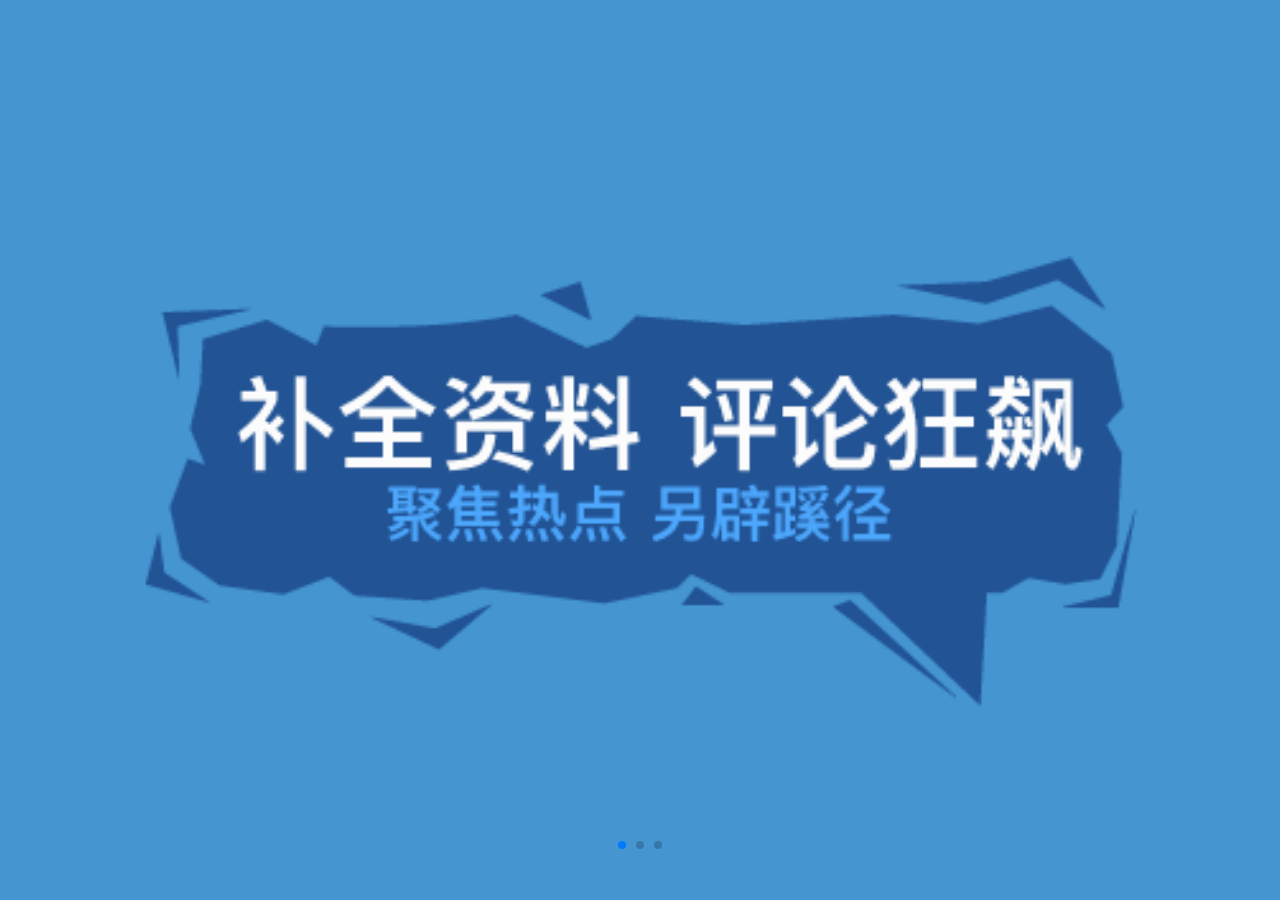
<file: index.html>
<!doctype html>
<html lang="en">
<head>
    <meta charset="UTF-8">
    <meta name="viewport" content="width=device-width,initial-scale=1.0,maximum-scale=1.0,user-scalable=0"/>
    <meta name="viewport" content="width=device-width,initial-scale=1.0,maximum-scale=1.0,user-scalable=0"/>
    <meta name="x5-fullscreen" content="true" />   <!--只支持x5内核-->
    <meta name="full-screen" content="yes">   <!--只支持uc浏览器-->
    <meta name="format-detection" content="telephone=no, email=no" /><!--禁止识别电话号码和邮箱-->
    <title>引导页</title>
    <link rel="stylesheet" href="css/swiper.min.css">
    <link rel="stylesheet" href="css/animate.css">
    <script src="js/zepto.js"></script>
    <script src="js/swiper.min.js"></script>
    <script src="js/swiper.animate1.0.2.min.js"></script>
</head>
<script>
    $(document).ready(function () {
        var mySwiper = new Swiper ('.swiper-container', {
            // 如果需要分页器
            pagination: '.swiper-pagination',
            onInit: function(swiper){ //Swiper2.x的初始化是onFirstInit
                swiperAnimateCache(swiper); //隐藏动画元素
                swiperAnimate(swiper); //初始化完成开始动画
            },
            onSlideChangeEnd: function(swiper){
                swiperAnimate(swiper); //每个slide切换结束时也运行当前slide动画
            },
            onTouchStart: function(swiper,even){
                if(swiper.activeIndex==2){
                    location.href = "index1.html";
                }
            }
        });


        function resize(originSize,type){
            type = type || "x";
            if(type=="x"){
                var width = document.documentElement.clientWidth;
                var scale = width/originSize*100+"px";
                document.getElementsByTagName("html")[0].style.fontSize=scale;
            }else if(type=="y"){
                var height = document.documentElement.clientHeight;
                var scale = height/originSize+"px";
                document.getElementsByTagName("html")[0].style.fontSize=scale;
            }
        }
        resize(750,"x");
    })
</script>
<style>
    html,body{
        margin:0;padding:0;width:100%;height:100%;
        overflow: hidden;
    }
    .swiper-container{
        width:100%;height:100%;
    }
    .title{
        text-align: center;
        margin-top:1.5rem;
    }
    .swiper-slide:nth-child(1){
        background: #4595D1;
    }
    .swiper-slide:nth-child(2){
        background: #F8605F;
    }
    .swiper-slide:nth-child(3){
        background: #B452F7;
    }
    .person{
        text-align: center;
        margin-top: 1rem;
    }
    .login{
        display: block;
        text-align: center;
    }
    .login img{
        width:5rem;
    }
    .title img{
        width:6rem;
    }
    .person img{
        width:6rem;
    }
    .
</style>
<body>
<div class="swiper-container">
    <div class="swiper-wrapper">
        <div class="swiper-slide">
            <div class="title">
                <img src="img/title1.png" alt="" class="ani" swiper-animate-effect="lightSpeedIn" swiper-animate-duration="0.5s" swiper-animate-delay="0.3s">
            </div>
            <div class="person">
                <img src="img/body1.png" alt="" class="ani" swiper-animate-effect="fadeInUp" swiper-animate-duration="0.5s" swiper-animate-delay="0.5s" >
            </div>
        </div>
        <div class="swiper-slide">
            <div class="title">
                <img src="img/title2.png" alt="" class="ani" swiper-animate-effect="lightSpeedIn" swiper-animate-duration="0.5s" swiper-animate-delay="0.3s">
            </div>
            <div class="person">
                <img src="img/body2.png" alt="" class="ani" swiper-animate-effect="fadeInUp" swiper-animate-duration="0.5s" swiper-animate-delay="0.5s">
            </div>
        </div>
        <div class="swiper-slide">
            <div class="title">
                <img src="img/title3.png" alt="" class="ani" swiper-animate-effect="lightSpeedIn" swiper-animate-duration="0.5s" swiper-animate-delay="0.3s">
            </div>
            <div class="person">
                <img src="img/body3.png" alt="" class="ani" swiper-animate-effect="fadeInUp" swiper-animate-duration="0.5s" swiper-animate-delay="0.5s">
            </div>
            <a class="login" href="index1.html">
                <img src="img/login.png" alt="" class="ani" swiper-animate-effect="fadeInUp" swiper-animate-duration="0.5s" swiper-animate-delay="0.8s">
            </a>
        </div>
    </div>
    <!-- 如果需要分页器 -->
    <div class="swiper-pagination"></div>
</div>
</body>
</html>
</file>
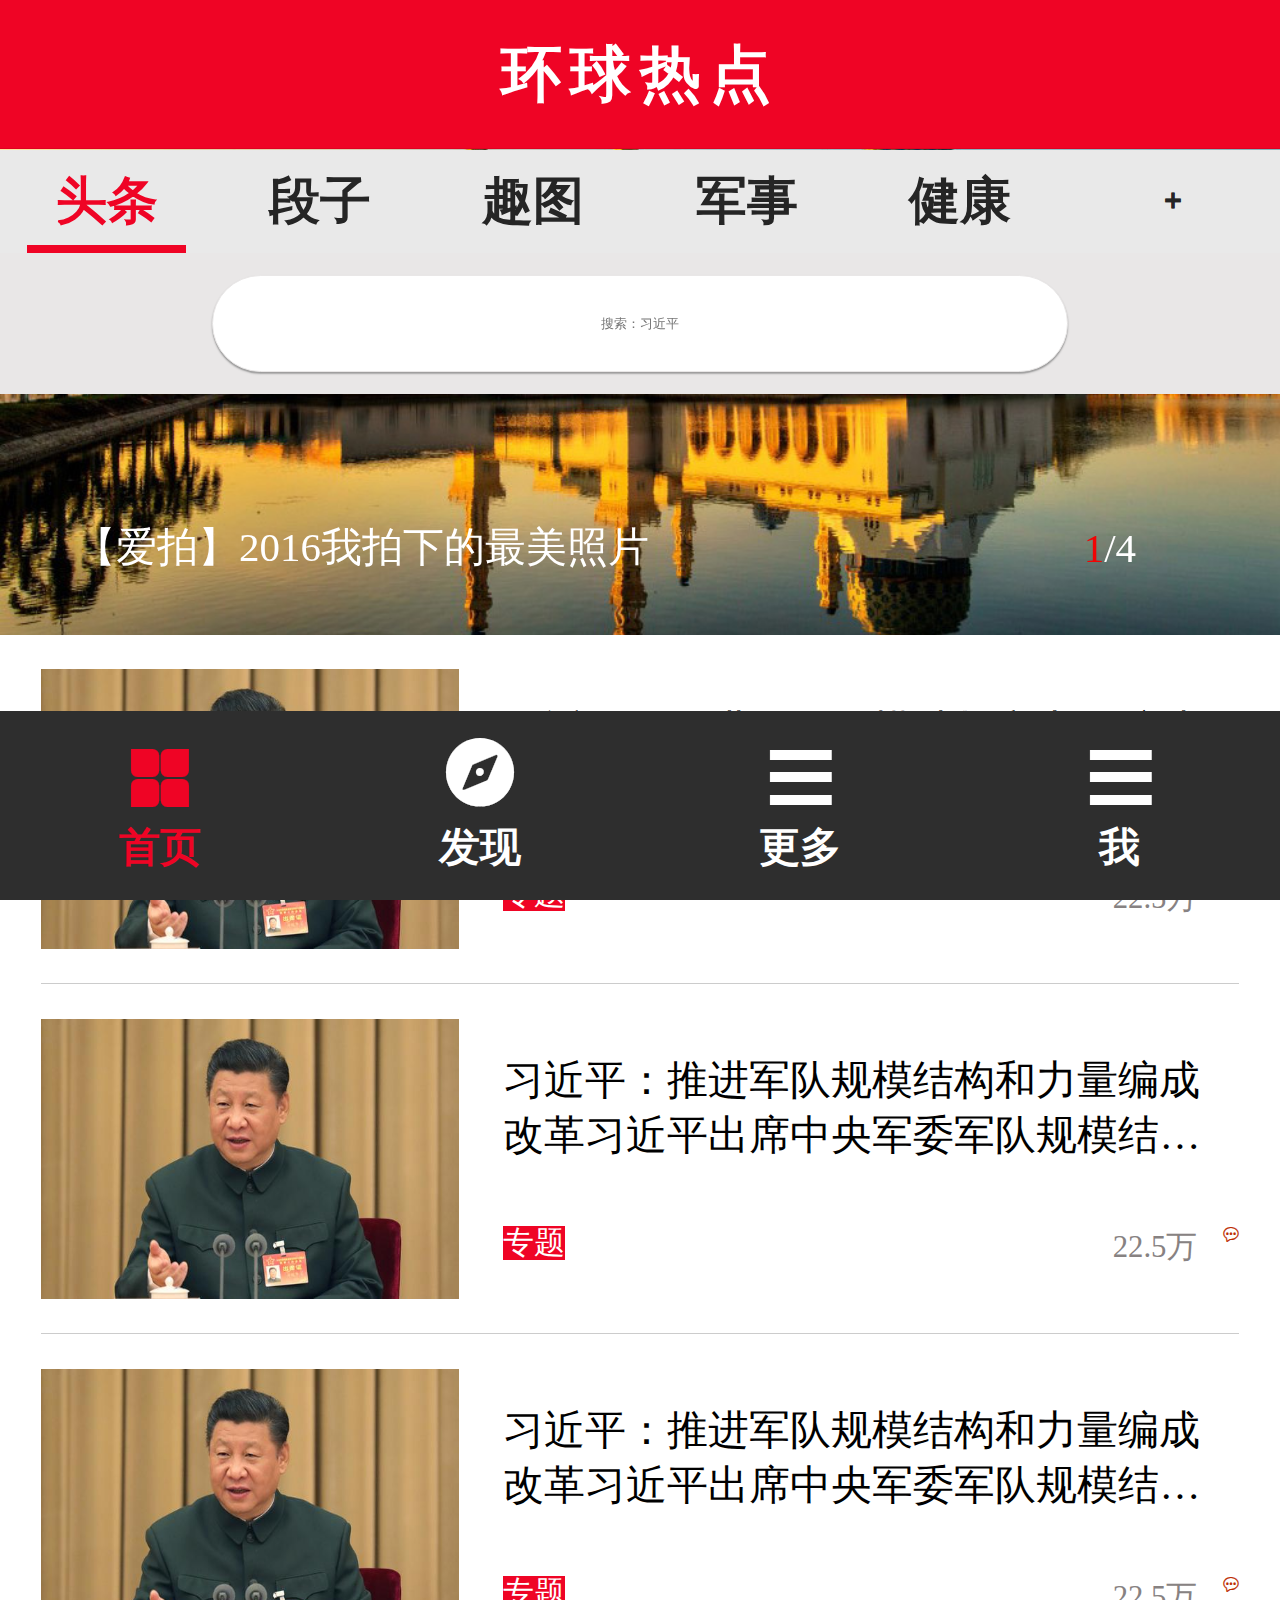
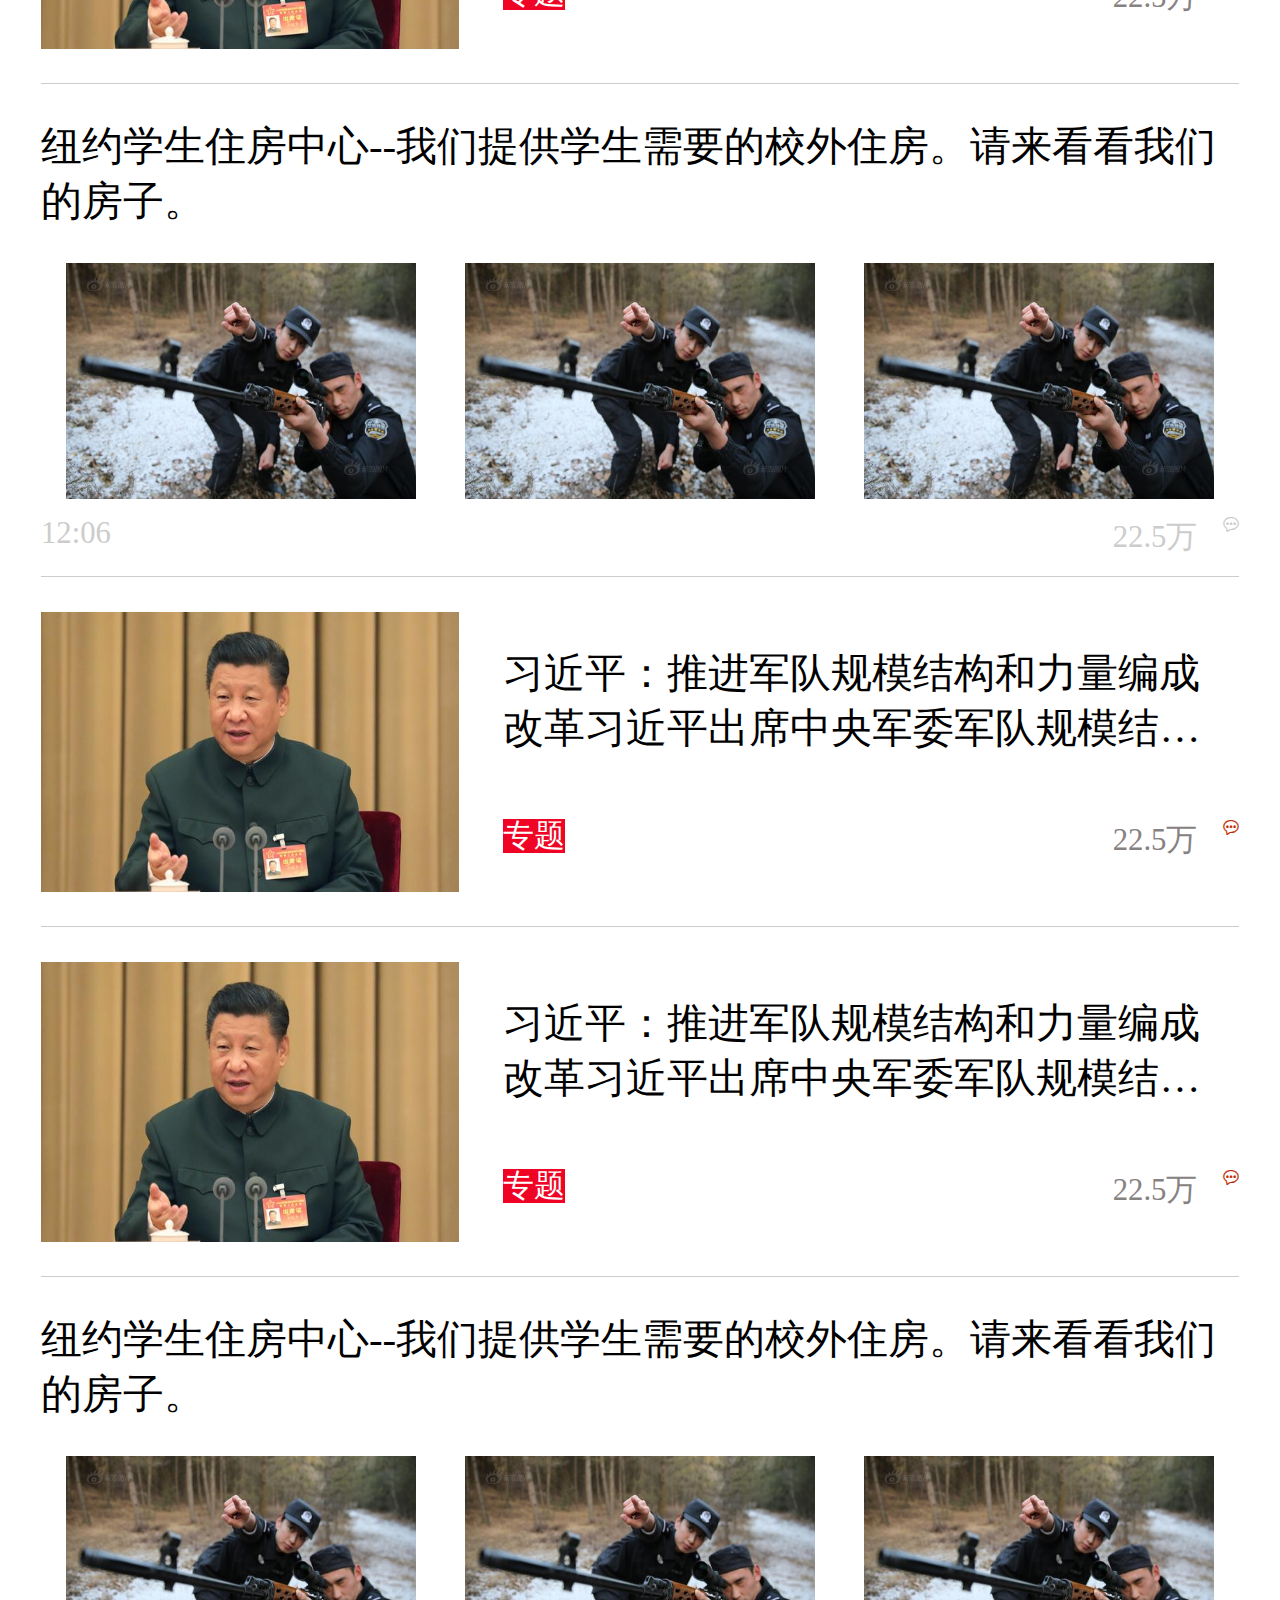
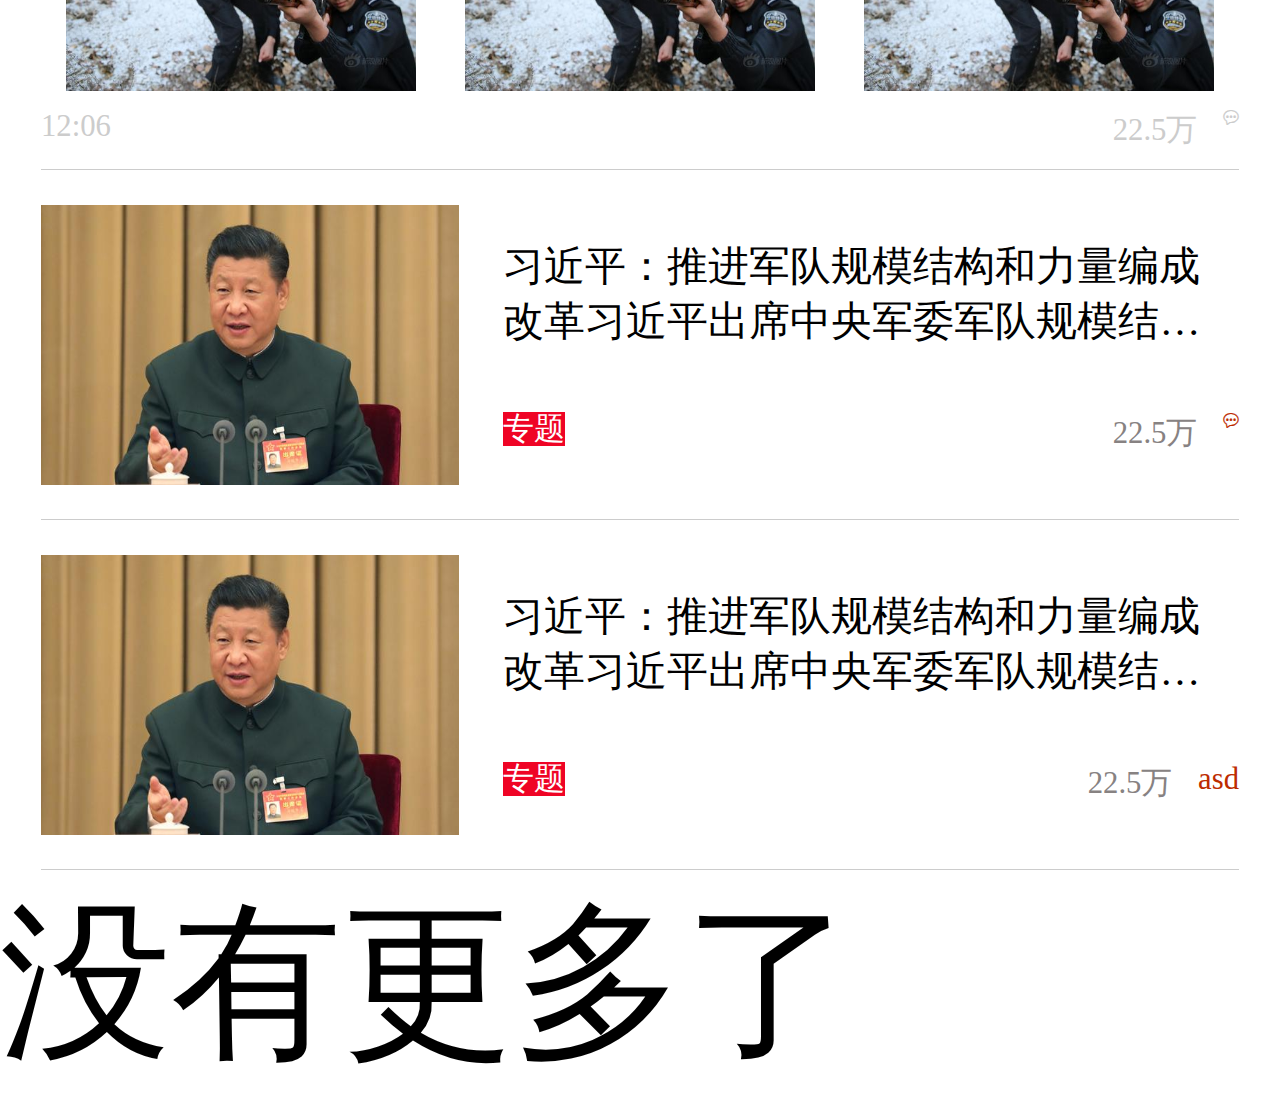
<file: index1.html>
<!doctype html>
<html lang="en">
<head>
    <meta charset="UTF-8">
    <title>News</title>
    <meta name="viewport" content="width=device-width,initial-scale=1.0,maximum-scale=1.0,user-scalable=0"/>
    <meta name="x5-fullscreen" content="true" />   <!--只支持x5内核-->
    <meta name="full-screen" content="yes">   <!--只支持uc浏览器-->
    <meta name="format-detection" content="telephone=no, email=no" /><!--禁止识别电话号码和邮箱-->
    <link rel="stylesheet" href="css/index.css">
    <link rel="stylesheet" href="css/base.css">
    <link rel="stylesheet" href="css/swiper.min.css">
    <link rel="stylesheet" href="css/iconfont.css">
    <script src="js/zepto.js"></script>
    <script src="js/swiper.min.js"></script>
    <script src="js/swiper.animate1.0.2.min.js"></script>
    <script src="js/touch.min.js"></script>
    <script src="js/index.js"></script>
</head>
<script>
$(function(){
    function resize(originSize,type){
        type = type || "x";
        if(type=="x"){
            var width = document.documentElement.clientWidth;
            var scale = width/originSize*100+"px";
            document.getElementsByTagName("html")[0].style.fontSize=scale;
        }else if(type=="y"){
            var height = document.documentElement.clientHeight;
            var scale = height/originSize+"px";
            document.getElementsByTagName("html")[0].style.fontSize=scale;
        }
    }
    resize(750,"x");

    /*swiper*/
    var mySwiper = new Swiper ('.swiper-container', {
//        direction: 'vertical',
//        loop: true,
//
//        // 如果需要分页器
//        pagination: '.swiper-pagination'
//
//        // 如果需要滚动条
//        scrollbar: '.swiper-scrollbar'
    })
})
</script>
<body>
    <header><strong>环球热点</strong></header>
    <nav>
        <a href="">头条</a>
        <a href="">段子</a>
        <a href="">趣图</a>
        <a href="">军事</a>
        <a href="">健康</a>
        <a href="" class="iconfont icon-jiahao"></a>
    </nav>
    <div class="search-box">
        <div class="box">
            <form action="">
                <input type="text" name="server" placeholder="搜索：习近平">
            </form>
        </div>
    </div>
    <div class="fullpage">
    <!--轮播-->
    <div class="swiper-container wheel">
        <div class="swiper-wrapper">
            <a class="swiper-slide">
                <p>【爱拍】2016我拍下的最美照片</p>
            </a>
            <a class="swiper-slide">
                <p>2016微博摄影大赛:路过你的风景</p>
            </a>
            <a class="swiper-slide">
                <p>【看见】无罪之后：他终于不再是“杀人犯的父亲”</p>
            </a>
            <a class="swiper-slide">
                <p>【爱拍】冬日印象</p>
            </a>
        </div>
        <div class="num"><span>1</span>/4</div>
    </div>
    <!--新闻列-->
    <a  class="news-box">
        <div class="content">
            <img src="img/new_1.jpg" alt="">
            <div class="right">
                <div class="title">习近平：推进军队规模结构和力量编成改革习近平出席中央军委军队规模结构和力量编成改革工作会议并发表重要讲话</div>
                <div class="bottom">
                    <span class="zt">专题</span>        <!--专题-->
                    <span class="icon iconfont icon-pinglun"></span>
                    <span class="dz">22.5万</span>    <!--dz 点赞-->
                </div>
            </div>
        </div>
    </a>
    <a class="news-box">
        <div class="content">
            <img src="img/new_1.jpg" alt="">
            <div class="right">
                <div class="title">习近平：推进军队规模结构和力量编成改革习近平出席中央军委军队规模结构和力量编成改革工作会议并发表重要讲话</div>
                <div class="bottom">
                    <span class="zt">专题</span>        <!--专题-->
                    <span class="icon iconfont icon-pinglun"></span>
                    <span class="dz">22.5万</span>    <!--dz 点赞-->
                </div>

            </div>
        </div>
    </a>
    <a class="news-box">
        <div class="content">
            <img src="img/new_1.jpg" alt="">
            <div class="right">
                <div class="title">习近平：推进军队规模结构和力量编成改革习近平出席中央军委军队规模结构和力量编成改革工作会议并发表重要讲话</div>
                <div class="bottom">
                    <span class="zt">专题</span>        <!--专题-->
                    <span class="icon iconfont icon-pinglun"></span>
                    <span class="dz">22.5万</span>    <!--dz 点赞-->
                </div>

            </div>
        </div>
    </a>
    <a class="news-box2">
        <div class="content">
            <p class="title">纽约学生住房中心--我们提供学生需要的校外住房。请来看看我们的房子。</p>
            <div class="img-box">
                <img src="img/new_2.jpg" alt="">
                <img src="img/new_2.jpg" alt="">
                <img src="img/new_2.jpg" alt="">
            </div>
            <div class="pinglun">
                <span class="time">12:06</span>
                <span class="icon iconfont icon-pinglun"></span>
                <span class="num">22.5万</span>
            </div>
        </div>
    </a>
    <a class="news-box">
        <div class="content">
            <img src="img/new_1.jpg" alt="">
            <div class="right">
                <div class="title">习近平：推进军队规模结构和力量编成改革习近平出席中央军委军队规模结构和力量编成改革工作会议并发表重要讲话</div>
                <div class="bottom">
                    <span class="zt">专题</span>        <!--专题-->
                    <span class="icon iconfont icon-pinglun"></span>
                    <span class="dz">22.5万</span>    <!--dz 点赞-->
                </div>

            </div>
        </div>
    </a>
    <a class="news-box">
        <div class="content">
            <img src="img/new_1.jpg" alt="">
            <div class="right">
                <div class="title">习近平：推进军队规模结构和力量编成改革习近平出席中央军委军队规模结构和力量编成改革工作会议并发表重要讲话</div>
                <div class="bottom">
                    <span class="zt">专题</span>        <!--专题-->
                    <span class="icon iconfont icon-pinglun"></span>
                    <span class="dz">22.5万</span>    <!--dz 点赞-->
                </div>

            </div>
        </div>
    </a>
    <a class="news-box2">
            <div class="content">
                <p class="title">纽约学生住房中心--我们提供学生需要的校外住房。请来看看我们的房子。</p>
                <div class="img-box">
                    <img src="img/new_2.jpg" alt="">
                    <img src="img/new_2.jpg" alt="">
                    <img src="img/new_2.jpg" alt="">
                </div>
                <div class="pinglun">
                    <span class="time">12:06</span>
                    <span class="icon iconfont icon-pinglun"></span>
                    <span class="num">22.5万</span>
                </div>
            </div>
        </a>
    <a class="news-box">
        <div class="content">
            <img src="img/new_1.jpg" alt="">
            <div class="right">
                <div class="title">习近平：推进军队规模结构和力量编成改革习近平出席中央军委军队规模结构和力量编成改革工作会议并发表重要讲话</div>
                <div class="bottom">
                    <span class="zt">专题</span>        <!--专题-->
                    <span class="icon iconfont icon-pinglun"></span>
                    <span class="dz">22.5万</span>    <!--dz 点赞-->
                </div>

            </div>
        </div>
    </a>
    <a class="news-box">
        <div class="content">
            <img src="img/new_1.jpg" alt="">
            <div class="right">
                <div class="title">习近平：推进军队规模结构和力量编成改革习近平出席中央军委军队规模结构和力量编成改革工作会议并发表重要讲话</div>
                <div class="bottom">
                    <span class="zt">专题</span>        <!--专题-->
                    <span class="icon">asd</span>
                    <span class="dz">22.5万</span>    <!--dz 点赞-->
                </div>

            </div>
        </div>
    </a>
        <span>没有更多了</span>
    </div>
    <footer>
        <a href="index1.html" class="box">
            <div class="icon-font iconfont icon-shouye"></div>
            <p><strong>首页</strong></p>
        </a>
        <a href="index2.html" class="box">
            <div class="icon-font iconfont icon-faxian1"></div>
            <p><strong>发现</strong></p>
        </a>
        <a href="index3.html" class="box">
            <div class="icon-font iconfont icon-gengduo"></div>
            <p><strong>更多</strong></p>
        </a>
        <a href="index4.html" class="box">
            <div class="icon-font iconfont icon-gengduo"></div>
            <p><strong>我</strong></p>
        </a>
    </footer>


</body>
</html>
</file>
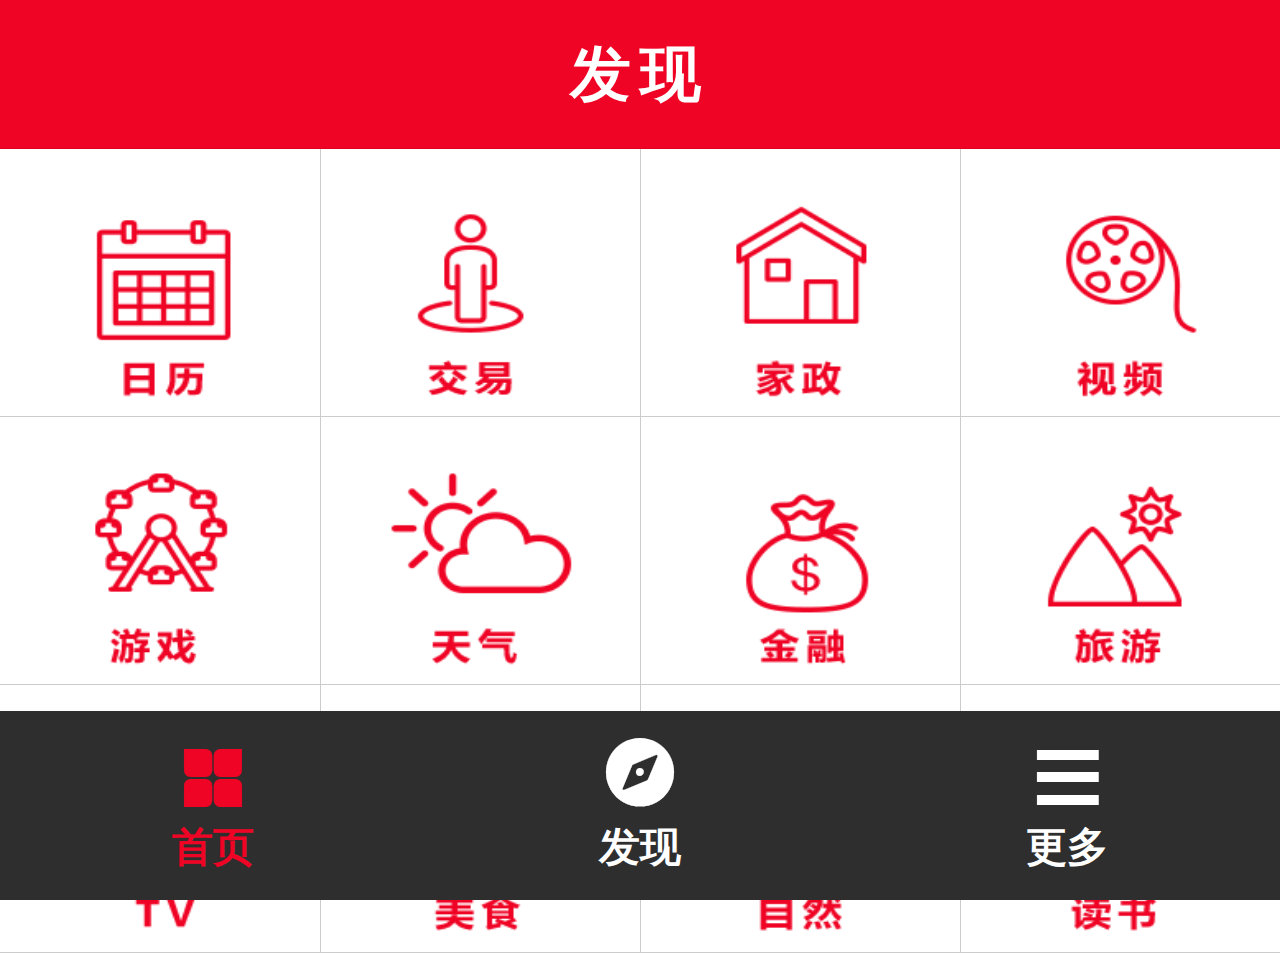
<file: index2.html>
<!DOCTYPE html>
<html lang="en">
<head>
    <meta charset="UTF-8">
    <meta name="viewport" content="width=device-width,initial-scale=1.0,maximum-scale=1.0,user-scalable=0"/>
    <meta name="x5-fullscreen" content="true" />   <!--只支持x5内核-->
    <meta name="full-screen" content="yes">   <!--只支持uc浏览器-->
    <meta name="format-detection" content="telephone=no, email=no" /><!--禁止识别电话号码和邮箱-->
    <title>Title</title>
    <link rel="stylesheet" href="css/index2.css">
    <link rel="stylesheet" href="css/base.css">
    <link rel="stylesheet" href="css/iconfont.css">
    <script src="js/zepto.js"></script>
</head>
<script>
    $(function(){
        function resize(originSize,type){
            type = type || "x";
            if(type=="x"){
                var width = document.documentElement.clientWidth;
                var scale = width/originSize*100+"px";
                document.getElementsByTagName("html")[0].style.fontSize=scale;
            }else if(type=="y"){
                var height = document.documentElement.clientHeight;
                var scale = height/originSize+"px";
                document.getElementsByTagName("html")[0].style.fontSize=scale;
            }
        }
        resize(750,"x");
    })
</script>
<body>
    <header><strong>发现</strong></header>
    <div class="con">
        <a href=""></a>
        <a href=""></a>
        <a href=""></a>
        <a href=""></a>
        <a href=""></a>
        <a href=""></a>
        <a href=""></a>
        <a href=""></a>
        <a href=""></a>
        <a href=""></a>
        <a href=""></a>
        <a href=""></a>
    </div>
    <footer>
        <a href="index1.html" class="box">
            <div class="icon-font iconfont icon-shouye"></div>
            <p><strong>首页</strong></p>
        </a>
        <a href="index2.html" class="box">
            <div class="icon-font iconfont icon-faxian1"></div>
            <p><strong>发现</strong></p>
        </a>
        <a href="index3.html" class="box">
            <div class="icon-font iconfont icon-gengduo"></div>
            <p><strong>更多</strong></p>
        </a>
    </footer>
</body>
</html>
</file>
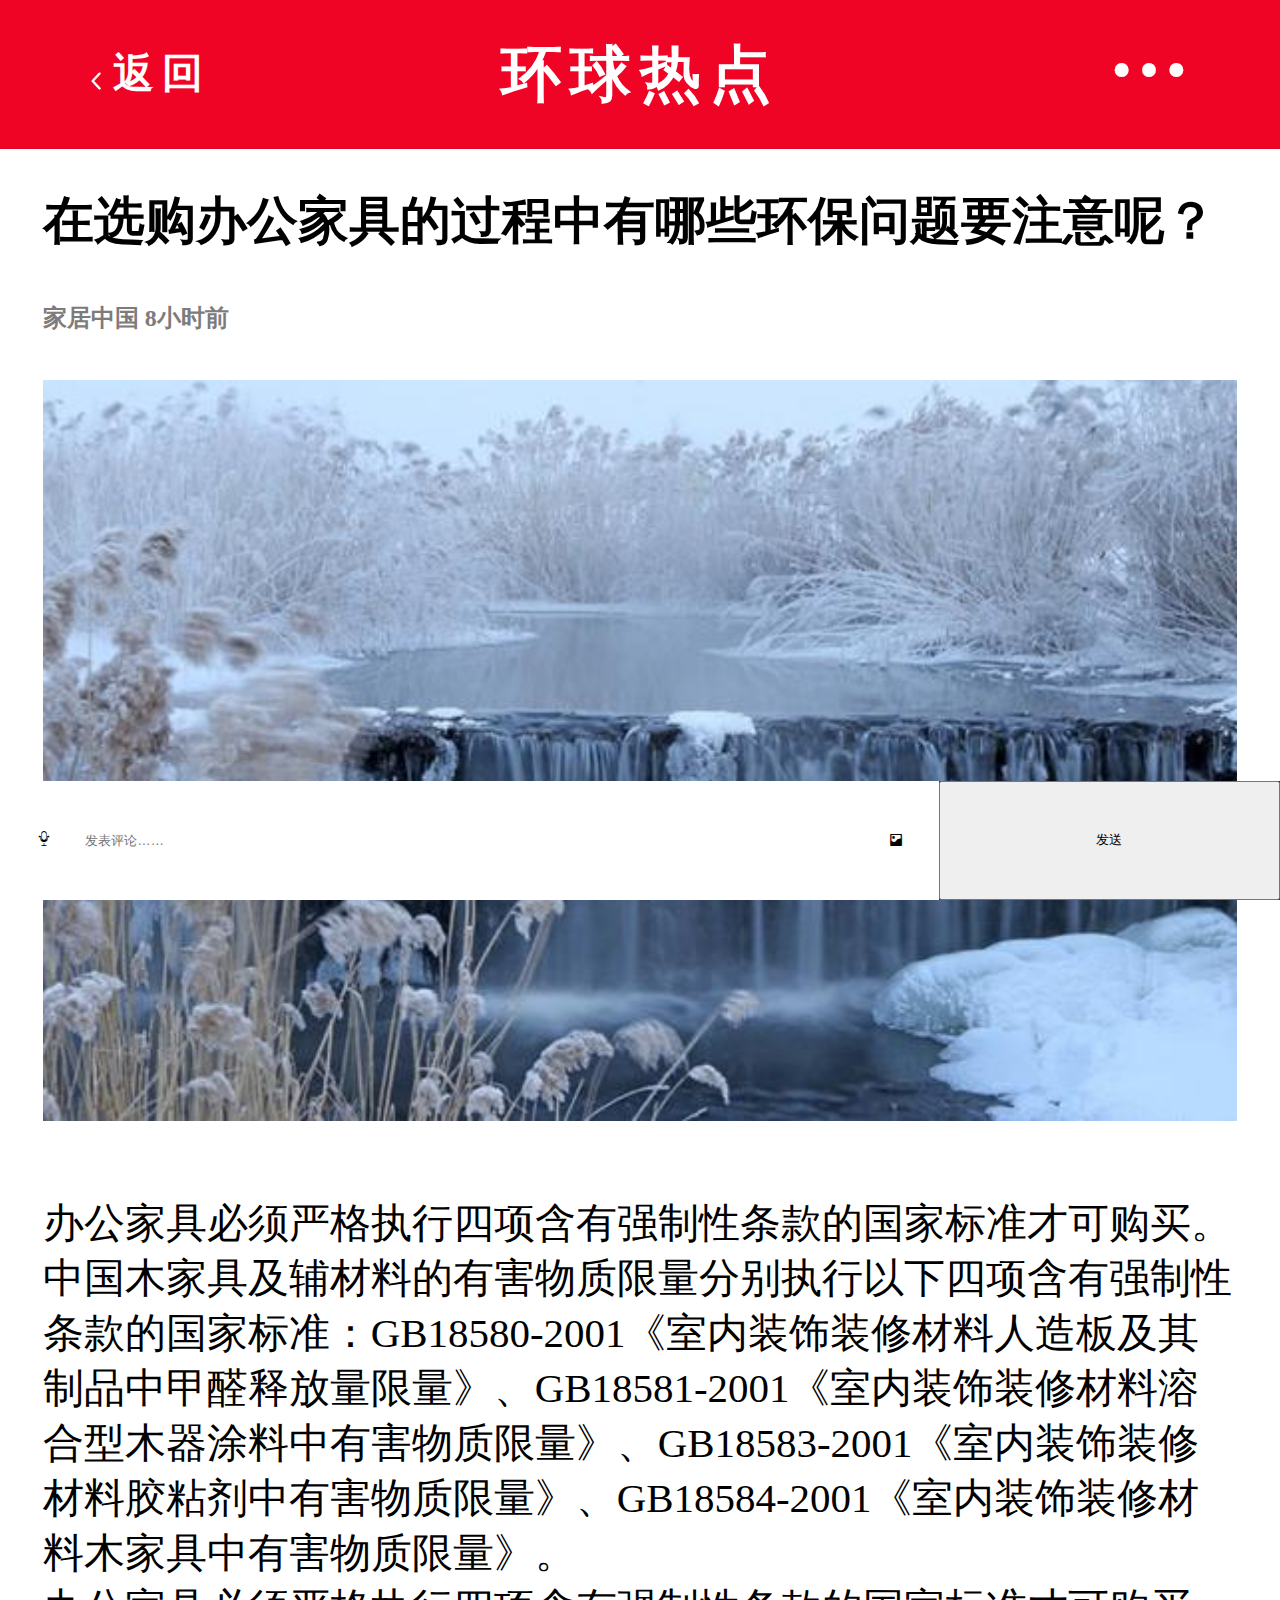
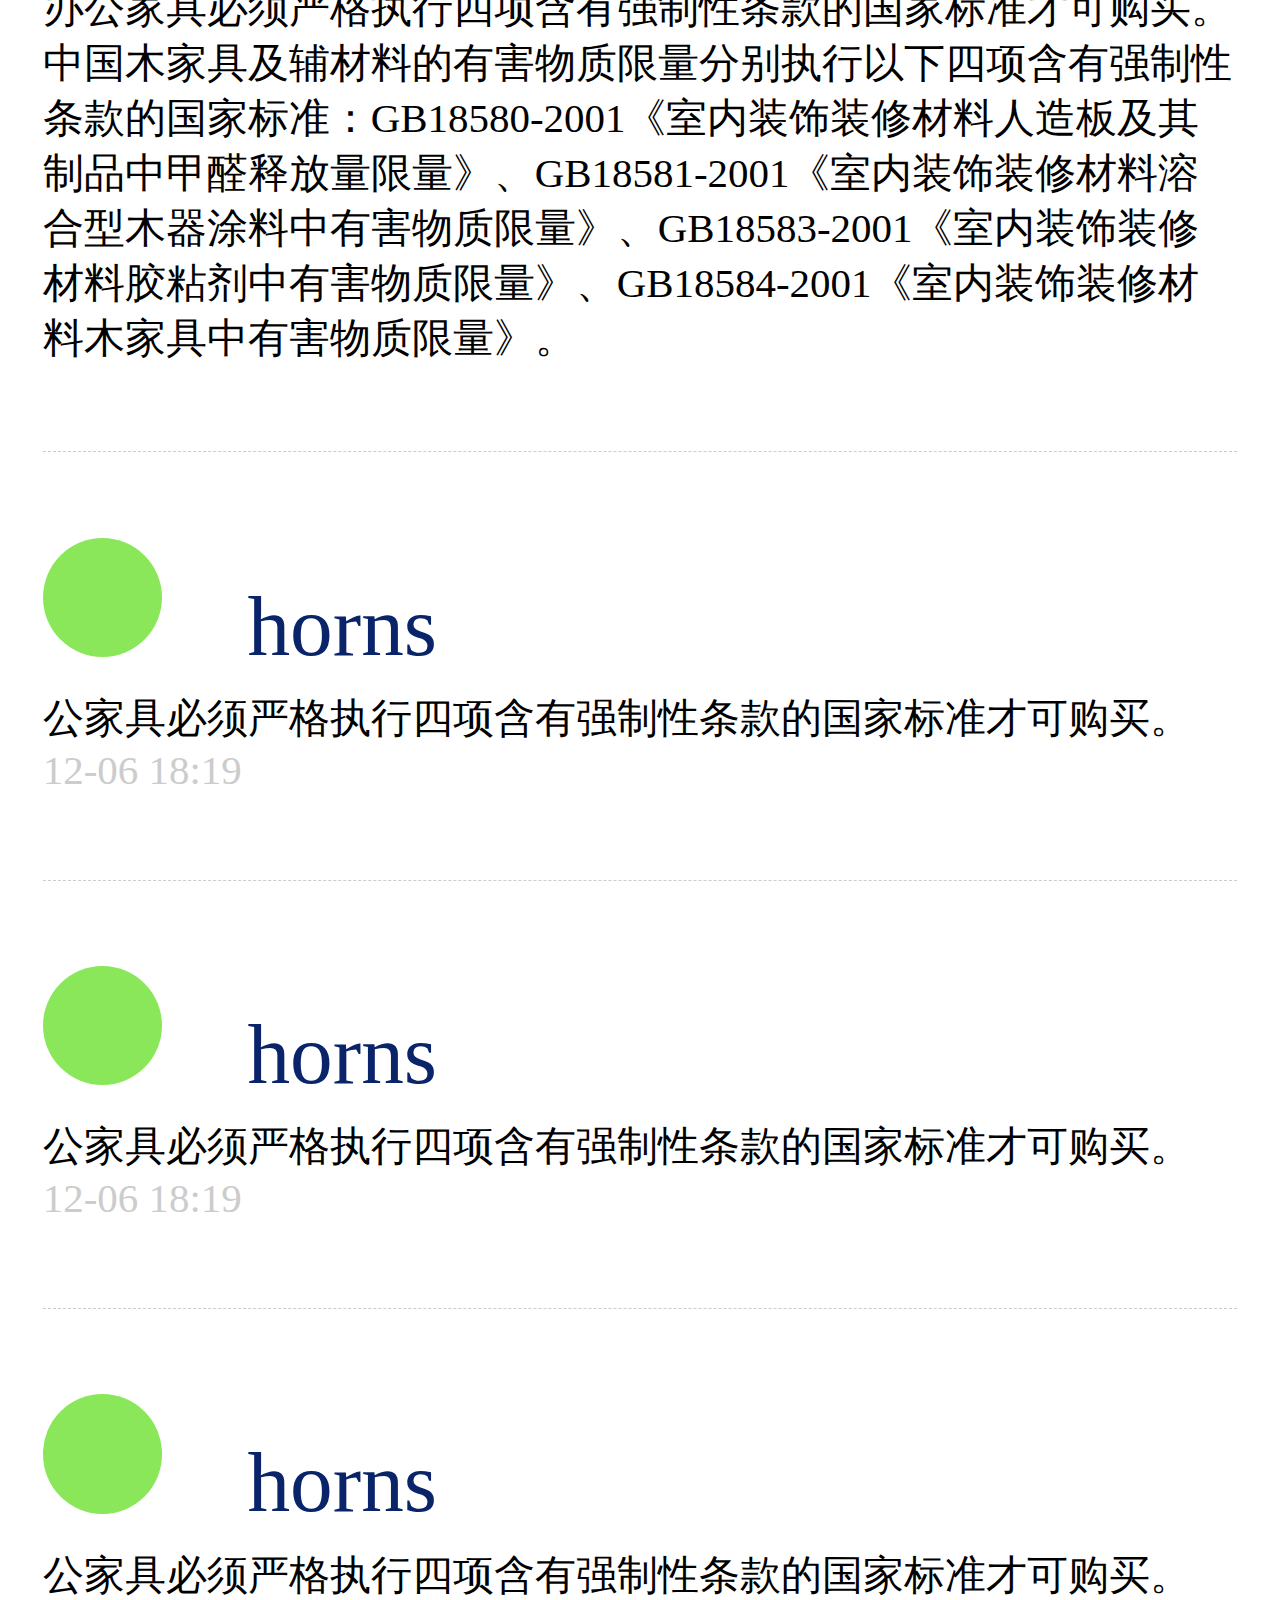
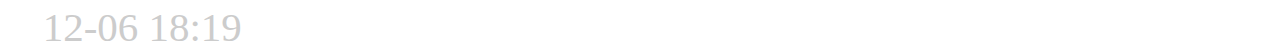
<file: index3.html>
<!doctype html>
<html lang="en">
<head>
    <meta charset="UTF-8">
    <meta name="viewport" content="width=device-width,initial-scale=1.0,maximum-scale=1.0,user-scalable=0"/>
    <meta name="x5-fullscreen" content="true" />   <!--只支持x5内核-->
    <meta name="full-screen" content="yes">   <!--只支持uc浏览器-->
    <meta name="format-detection" content="telephone=no, email=no" /><!--禁止识别电话号码和邮箱-->
    <title>详情页</title>
    <link rel="stylesheet" href="css/base.css">
    <link rel="stylesheet" href="css/index3.css">
    <link rel="stylesheet" href="css/iconfont.css">
    <script src="js/zepto.js"></script>
</head>
<script>
    $(function(){
        function resize(originSize,type){
            type = type || "x";
            if(type=="x"){
                var width = document.documentElement.clientWidth;
                var scale = width/originSize*100+"px";
                document.getElementsByTagName("html")[0].style.fontSize=scale;
            }else if(type=="y"){
                var height = document.documentElement.clientHeight;
                var scale = height/originSize+"px";
                document.getElementsByTagName("html")[0].style.fontSize=scale;
            }
        }
        resize(750,"x");
    })
</script>
<body>
    <header>
        <div class="icon"><i class="iconfont icon-xiaoyuhao"></i><span>返回</span></div>
        <strong>环球热点</strong>
        <div class="icon iconfont icon-sandianheng"></div>
    </header>
    <div class="con">
        <h1>在选购办公家具的过程中有哪些环保问题要注意呢？</h1>
        <h4>家居中国    8小时前</h4>
        <img src="img/new_4.jpg" alt="">
        <p>办公家具必须严格执行四项含有强制性条款的国家标准才可购买。中国木家具及辅材料的有害物质限量分别执行以下四项含有强制性条款的国家标准：GB18580-2001《室内装饰装修材料人造板及其制品中甲醛释放量限量》、GB18581-2001《室内装饰装修材料溶合型木器涂料中有害物质限量》、GB18583-2001《室内装饰装修材料胶粘剂中有害物质限量》、GB18584-2001《室内装饰装修材料木家具中有害物质限量》。<br>
            办公家具必须严格执行四项含有强制性条款的国家标准才可购买。中国木家具及辅材料的有害物质限量分别执行以下四项含有强制性条款的国家标准：GB18580-2001《室内装饰装修材料人造板及其制品中甲醛释放量限量》、GB18581-2001《室内装饰装修材料溶合型木器涂料中有害物质限量》、GB18583-2001《室内装饰装修材料胶粘剂中有害物质限量》、GB18584-2001《室内装饰装修材料木家具中有害物质限量》。<br>
        </p>
    </div>
    <div class="liuyan">
        <div class="name">
            <div class="header"></div>  <!--头像-->
            <span>horns</span>           <!--呢称-->
        </div>
        <p>公家具必须严格执行四项含有强制性条款的国家标准才可购买。</p>
        <div class="time">12-06 18:19</div>
    </div>
    <div class="liuyan">
        <div class="name">
            <div class="header"></div>  <!--头像-->
            <span>horns</span>           <!--呢称-->
        </div>
        <p>公家具必须严格执行四项含有强制性条款的国家标准才可购买。</p>
        <div class="time">12-06 18:19</div>
    </div>
    <div class="liuyan">
        <div class="name">
            <div class="header"></div>  <!--头像-->
            <span>horns</span>           <!--呢称-->
        </div>
        <p>公家具必须严格执行四项含有强制性条款的国家标准才可购买。</p>
        <div class="time">12-06 18:19</div>
    </div>
    <footer>
        <form action="">
            <div class="icon iconfont icon-huatong"></div>
            <div class="input"><input type="text" placeholder="发表评论……"></div>
            <div class="icon iconfont icon-tupian"></div>
            <div class="submit"><input type="submit" value="发送"></div>
        </form>
    </footer>
</body>
</html>
</file>
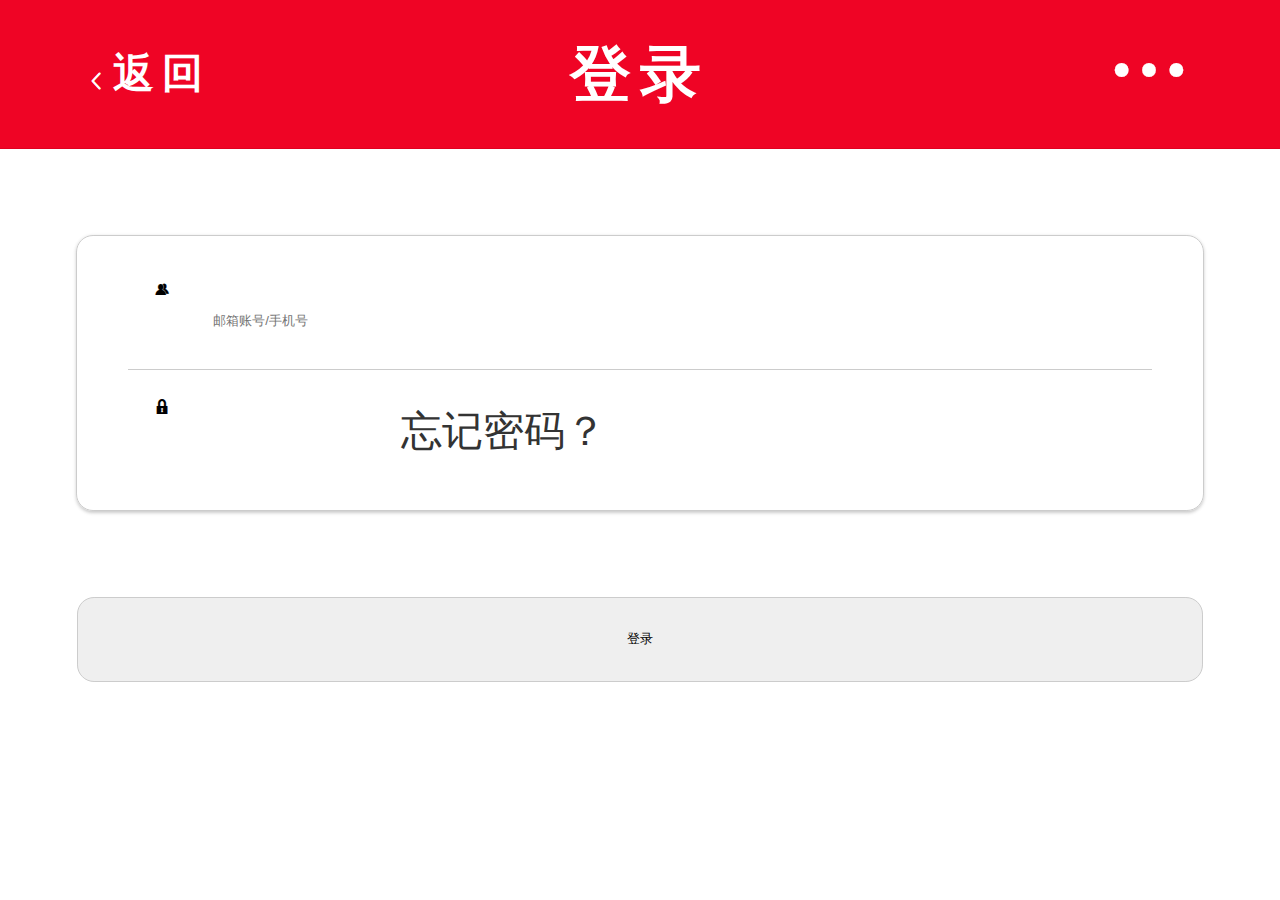
<file: index4.html>
<!doctype html>
<html lang="en">
<head>
    <meta charset="UTF-8">
    <meta name="viewport" content="width=device-width,initial-scale=1.0,maximum-scale=1.0,user-scalable=0"/>
    <meta name="x5-fullscreen" content="true" />   <!--只支持x5内核-->
    <meta name="full-screen" content="yes">   <!--只支持uc浏览器-->
    <meta name="format-detection" content="telephone=no, email=no" /><!--禁止识别电话号码和邮箱-->
    <title>详情页</title>
    <link rel="stylesheet" href="css/base.css">
    <link rel="stylesheet" href="css/index4.css">
    <link rel="stylesheet" href="css/iconfont.css">
    <script src="js/zepto.js"></script>
</head>
<script>
    $(function(){
        function resize(originSize,type){
            type = type || "x";
            if(type=="x"){
                var width = document.documentElement.clientWidth;
                var scale = width/originSize*100+"px";
                document.getElementsByTagName("html")[0].style.fontSize=scale;
            }else if(type=="y"){
                var height = document.documentElement.clientHeight;
                var scale = height/originSize+"px";
                document.getElementsByTagName("html")[0].style.fontSize=scale;
            }
        }
        resize(750,"x");
    })
</script>
<body>
<header>
    <div class="icon"><i class="iconfont icon-xiaoyuhao"></i><span>返回</span></div>
    <strong>登录</strong>
    <div class="icon iconfont icon-sandianheng"></div>
</header>
<form action="">
<div class="formbox">
    <div class="box">
        <div class="icon iconfont icon-yonghuming"></div>
        <div class="right"><input type="text" placeholder="邮箱账号/手机号"></div>
    </div>
    <div class="box">
        <div class="icon iconfont icon-mima"></div>
        <div class="right">
            <input type="text">
            <a href="">忘记密码？</a>
        </div>
    </div>
</div>
    <input class="button" type="submit" value="登录">
</form>
</body>
</html>
</file>
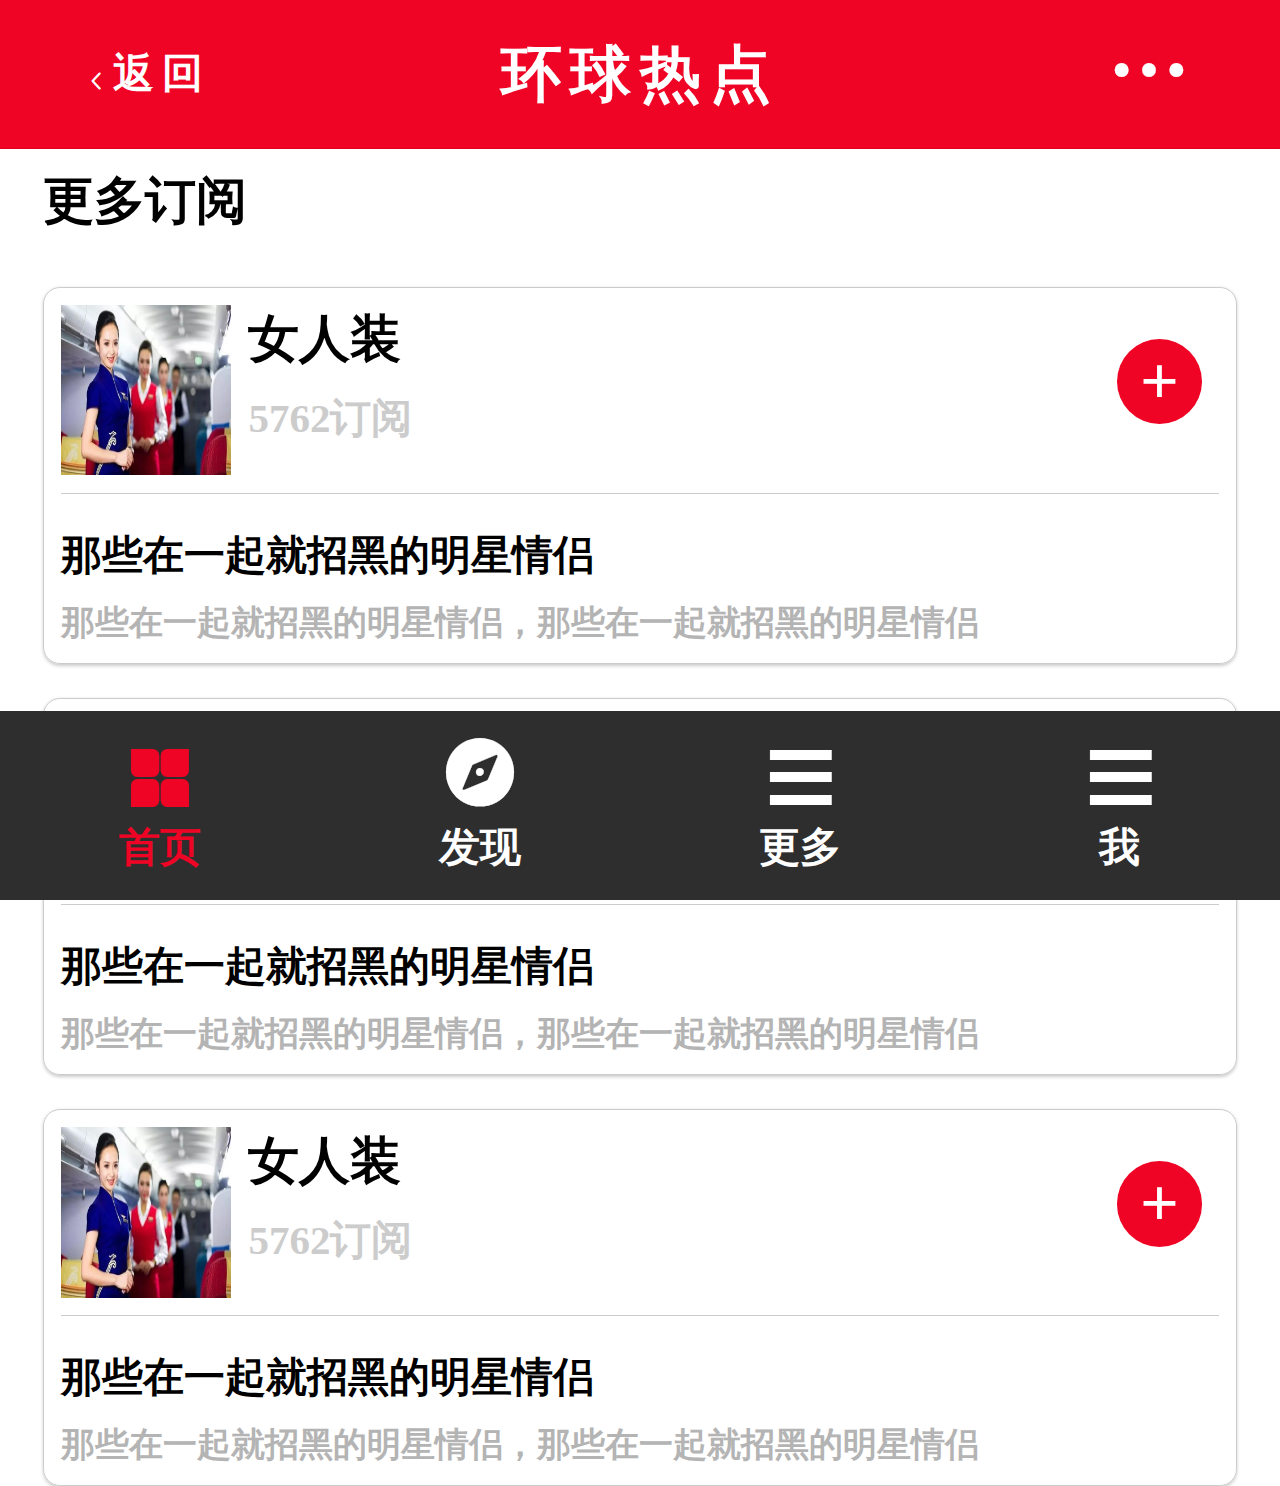
<file: index5.html>
<!doctype html>
<html lang="en">
<head>
    <meta charset="UTF-8">
    <meta name="viewport" content="width=device-width,initial-scale=1.0,maximum-scale=1.0,user-scalable=0"/>
    <meta name="x5-fullscreen" content="true" />   <!--只支持x5内核-->
    <meta name="full-screen" content="yes">   <!--只支持uc浏览器-->
    <meta name="format-detection" content="telephone=no, email=no" /><!--禁止识别电话号码和邮箱-->
    <title>详情页</title>
    <link rel="stylesheet" href="css/base.css">
    <link rel="stylesheet" href="css/index5.css">
    <link rel="stylesheet" href="css/iconfont.css">
    <script src="js/zepto.js"></script>
</head>
<script>
    $(function(){
        function resize(originSize,type){
            type = type || "x";
            if(type=="x"){
                var width = document.documentElement.clientWidth;
                var scale = width/originSize*100+"px";
                document.getElementsByTagName("html")[0].style.fontSize=scale;
            }else if(type=="y"){
                var height = document.documentElement.clientHeight;
                var scale = height/originSize+"px";
                document.getElementsByTagName("html")[0].style.fontSize=scale;
            }
        }
        resize(750,"x");
    })
</script>
<body>
<header>
    <div class="icon"><i class="iconfont icon-xiaoyuhao"></i><span>返回</span></div>
    <strong>环球热点</strong>
    <div class="icon iconfont icon-sandianheng"></div>
</header>
<h6>更多订阅</h6>
<div class="con-box">
    <div class="top">
        <img src="img/new_3.jpg" alt="">
        <div class="con-title">
            <h1>女人装</h1>
            <h4>5762订阅</h4>
        </div>
        <a href=""><strong>+</strong></a>
    </div>
    <div class="bottom">
        <h1>那些在一起就招黑的明星情侣</h1>
        <h4>那些在一起就招黑的明星情侣，那些在一起就招黑的明星情侣</h4>
    </div>
</div>
<div class="con-box">
    <div class="top">
        <img src="img/new_3.jpg" alt="">
        <div class="con-title">
            <h1>女人装</h1>
            <h4>5762订阅</h4>
        </div>
        <a href=""><strong>+</strong></a>
    </div>
    <div class="bottom">
        <h1>那些在一起就招黑的明星情侣</h1>
        <h4>那些在一起就招黑的明星情侣，那些在一起就招黑的明星情侣</h4>
    </div>
</div>
<div class="con-box">
    <div class="top">
        <img src="img/new_3.jpg" alt="">
        <div class="con-title">
            <h1>女人装</h1>
            <h4>5762订阅</h4>
        </div>
        <a href=""><strong>+</strong></a>
    </div>
    <div class="bottom">
        <h1>那些在一起就招黑的明星情侣</h1>
        <h4>那些在一起就招黑的明星情侣，那些在一起就招黑的明星情侣</h4>
    </div>
</div>
<footer>
    <a href="index1.html" class="box">
        <div class="icon-font iconfont icon-shouye"></div>
        <p><strong>首页</strong></p>
    </a>
    <a href="index2.html" class="box">
        <div class="icon-font iconfont icon-faxian1"></div>
        <p><strong>发现</strong></p>
    </a>
    <a href="index3.html" class="box">
        <div class="icon-font iconfont icon-gengduo"></div>
        <p><strong>更多</strong></p>
    </a>
    <a href="index4.html" class="box">
        <div class="icon-font iconfont icon-gengduo"></div>
        <p><strong>我</strong></p>
    </a>
</footer>
</body>
</html>
</file>
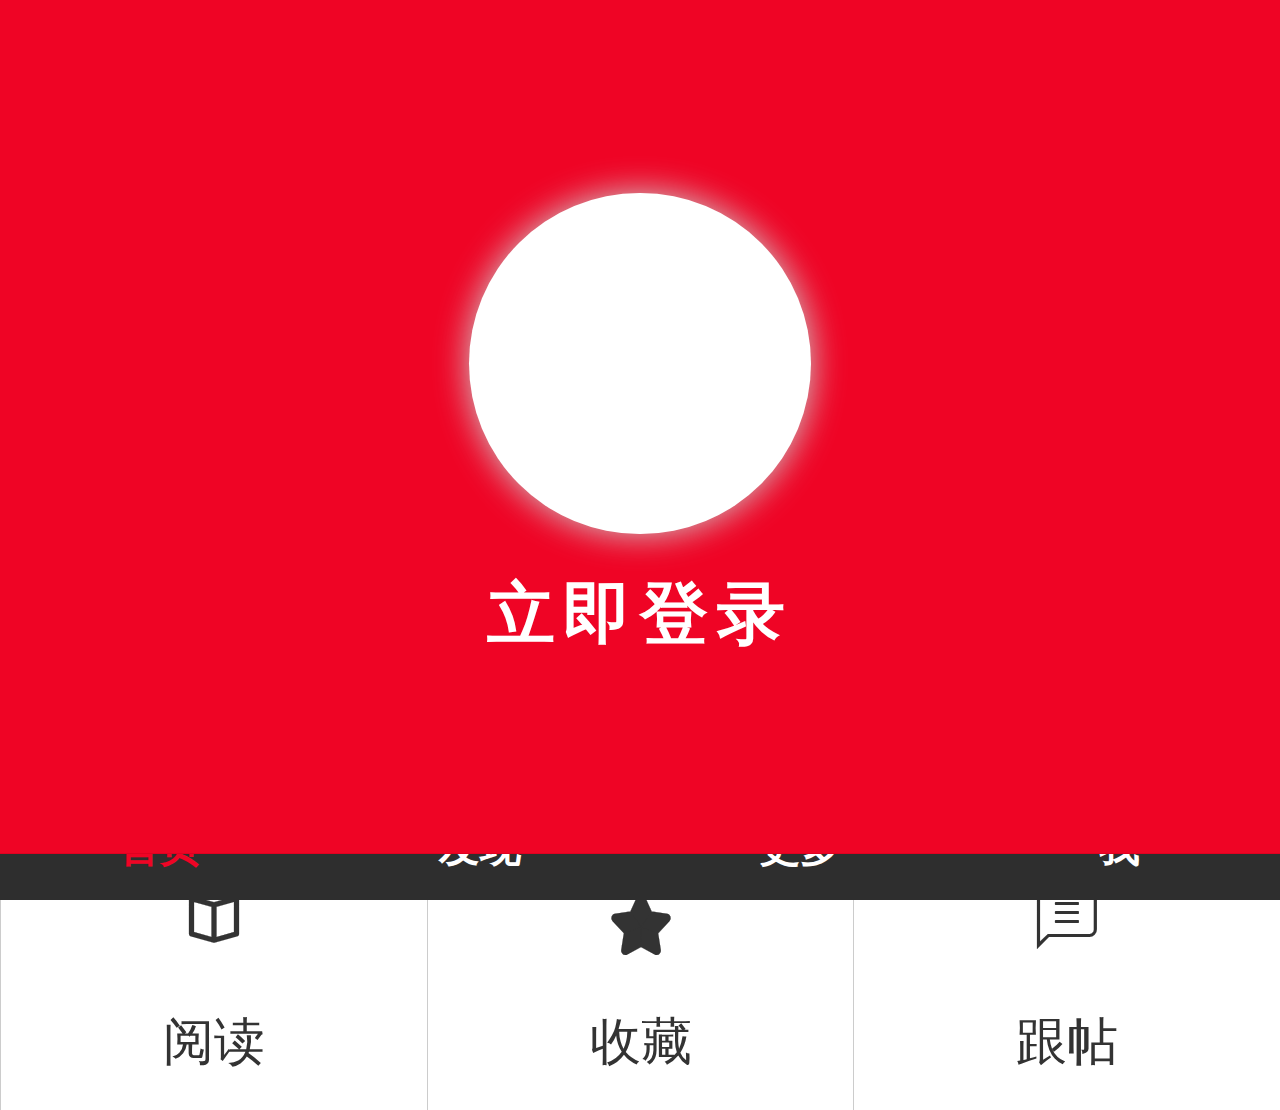
<file: login.html>
<!doctype html>
<html lang="en">
<head>
    <meta charset="UTF-8">
    <meta name="viewport" content="width=device-width,initial-scale=1.0,maximum-scale=1.0,user-scalable=0"/>
    <meta name="x5-fullscreen" content="true" />   <!--只支持x5内核-->
    <meta name="full-screen" content="yes">   <!--只支持uc浏览器-->
    <meta name="format-detection" content="telephone=no, email=no" /><!--禁止识别电话号码和邮箱-->
    <title>详情页</title>
    <link rel="stylesheet" href="css/base.css">
    <link rel="stylesheet" href="css/login.css">
    <link rel="stylesheet" href="css/iconfont.css">
    <script src="js/zepto.js"></script>
</head>
<script>
    $(function(){
        function resize(originSize,type){
            type = type || "x";
            if(type=="x"){
                var width = document.documentElement.clientWidth;
                var scale = width/originSize*100+"px";
                document.getElementsByTagName("html")[0].style.fontSize=scale;
            }else if(type=="y"){
                var height = document.documentElement.clientHeight;
                var scale = height/originSize+"px";
                document.getElementsByTagName("html")[0].style.fontSize=scale;
            }
        }
        resize(750,"x");
    })
</script>
<body>
<header>
    <div></div>
    <a href="index4.html"><strong>立即登录</strong></a>
</header>
<div class="con">
    <a class="con-son">
        <div class="icon iconfont icon-yuedu"></div>
        <span>阅读</span>
    </a>
    <a class="con-son">
        <div class="icon iconfont icon-iconfontshoucang"></div>
        <span>收藏</span>
    </a>
    <a class="con-son">
        <div class="icon iconfont icon-gentie"></div>
        <div>跟帖</div>
    </a>
</div>
<footer>
    <a href="index1.html" class="box">
        <div class="icon-font iconfont icon-shouye"></div>
        <p><strong>首页</strong></p>
    </a>
    <a href="index2.html" class="box">
        <div class="icon-font iconfont icon-faxian1"></div>
        <p><strong>发现</strong></p>
    </a>
    <a href="index3.html" class="box">
        <div class="icon-font iconfont icon-gengduo"></div>
        <p><strong>更多</strong></p>
    </a>
    <a href="index4.html" class="box">
        <div class="icon-font iconfont icon-gengduo"></div>
        <p><strong>我</strong></p>
    </a>
</footer>
</body>
</html>
</file>
<file: css/index.css>
header{
    width:7.5rem;height:0.87rem;
    border-bottom:1px solid #df0120;
    background: #ef0425;
    color:#fff;
    display: flex;
    justify-content:center;
    align-items: center;
    letter-spacing: 0.05rem;
    position: absolute;
    top:0;
    z-index: 999;
}
header strong{
    font-size: 0.36rem;
}

nav{
    width:7.5rem;
    height:0.6rem;
    background: #e9e9e9;
    border-bottom:1px solid #b9b5b5;
    display: flex;
    justify-content: space-around;
    align-items: center;
    font-weight: bold;
    position: absolute;
    top:0.88rem;
    z-index: 999;
}
nav a{
    font-size: 0.3rem;
    color:#252525;
    width:0.93rem;
    height:100%;
    text-align: center;
    line-height: 0.6rem;
}
nav a:nth-child(1){
    color:#ef0425;
    box-sizing: border-box;
    border-bottom:0.05rem solid #ef0425;
}

/*搜索框*/
.search-box{
    width:7.5rem;
    height:0.83rem;
    background: #e9e7e7;
    display: flex;
    justify-content: center;
    align-items: center;
    position: absolute;
    top:1.48rem;
    z-index: 999;
}
.search-box .box{
    width:5rem;
    height:0.56rem;
    border:0.01rem solid #e9e7e7;
    box-shadow:0 0.01rem  0.01rem #999;
    background: #fff;
    border-radius:0.3rem;
    position:relative;
}
.search-box .box input{
    width:4.5rem;
    height:0.4rem;
    border:0;
    display: block;
    position:absolute;
    top:0;bottom:0;left:0;right:0;
    margin:auto;
    text-align: center;
    outline:none;
}
.fullpage{
    width:7.5rem;
    height:auto;
    padding-bottom: 10px;
    position:relative;
    transition:top 0.2s ease;
}
/*轮播*/
.wheel{
    margin-top:0.2rem;
    height:3.52rem;
    position: relative;
}
.swiper-slide:nth-child(1){
    background: url(../img/wheel_img1.jpg);
    background-size:cover;
}
.swiper-slide:nth-child(2){
    background: url(../img/wheel_img2.jpg);
    background-size:cover;
}
.swiper-slide:nth-child(3){
    background: url(../img/wheel_img3.jpg);
    background-size:cover;
}
.swiper-slide:nth-child(4){
    background: url(../img/wheel_img4.jpg);
    background-size:cover;
}

.wheel .num{
    width:0.5rem;
    height:0.3rem;
    color:#fff;
    position:absolute;
    bottom:0.35rem;
    right:0.65rem;
    z-index: 999;
    font-size: 0.24rem;
}
.wheel .num span{
    color:#f10404;
}
.wheel .swiper-slide{
    position: relative;
}
.wheel .swiper-slide p{
    color:#fff;
    font-size: 0.24rem;
    position:absolute;
    bottom:0.35rem;
    left:0.44rem;
}

/*新闻列*/
.news-box{
    height:2.05rem;
    display: flex;
    justify-content: center;
    align-items: center;
}
.news-box .content{
    width:7.02rem;
    height:2.04rem;
    border-bottom: 0.01rem solid #ccc;
}
.news-box .content img{
    margin-top: 0.2rem;
    width:2.45rem;
    height:1.64rem;
    display: block;
    float:left;
}
.news-box .content .right{
    float:right;
    width:4.31rem;
}
.news-box .content .right .title{
    color:#000;
    margin-top: 0.4rem;
    width:100%;
    font-size: 0.24rem;
    display: -webkit-box;  /*设置display，将对象作为弹性伸缩盒子模型显示*/
    -webkit-line-clamp: 2;  /*限制在一个块元素显示的文本的行数*/
    -webkit-box-orient: vertical;  /*规定框的子元素应该被水平或垂直排列*/
    overflow: hidden;
}
.news-box .content .right .bottom{
    font-size: 0.18rem;
    padding-top: 0.37rem;
}

.news-box .content .right .bottom .zt{  /*z专题*/
    width:0.40rem;
    height:0.20rem;
    color:#fff;
    background: #ef0425;
    line-height:0.2rem;
}
.news-box .content .right .bottom .dz{
    color:#878282;
    float:right;
}
.news-box .content .right .bottom .icon{
    float:right;
    margin-left:0.15rem;
}

.news-box2{
    height:2.89rem;
    display: flex;
    justify-content: center;
    align-items: center;
}
.news-box2 .content{
    width:7.02rem;
    height:2.88rem;
    border-bottom: 0.01rem solid #ccc;
}
.news-box2 .content .title{
    color:#000;
    margin-top: 0.2rem;
    width:100%;
    font-size: 0.24rem;
    display: -webkit-box;  /*设置display，将对象作为弹性伸缩盒子模型显示*/
    -webkit-line-clamp: 2;  /*限制在一个块元素显示的文本的行数*/
    -webkit-box-orient: vertical;  /*规定框的子元素应该被水平或垂直排列*/
    overflow: hidden;
}
.news-box2 .content .img-box{
    width:100%;
    display: flex;
    justify-content: space-around;
}
.news-box2 .content .img-box img{
    margin-top: 0.2rem;
    width:2.05rem;
    height:1.38rem;
    display: block;
}
.news-box2 .content .pinglun{
    margin-top: 0.1rem;
    font-size: 0.18rem;
    color:#ccc;
}
.news-box2 .content .pinglun .time{
    float:left;
}
.news-box2 .content .pinglun .num{
    float:right;
}
.news-box2 .content .pinglun .icon{
    float:right;
    margin-left:0.15rem;
}
/*footer*/
footer{
    width:7.5rem;
    height:1.11rem;
    position:fixed;
    bottom:0;left:0;
    background: #2e2e2e;
    display: flex;
    justify-content: space-around;
    align-items: center;
}
footer .box{
    width:0.5rem;
    color:#fff;
    font-size: 0.24rem;
    text-align: center;
}
footer .box .icon-font{
    width:100%;
    height:0.5rem;
    text-align: center;
    font-size: 0.4rem;
}
footer .box:nth-child(1){
    color:#ef0425;
}
</file>
<file: css/base.css>
body{
    margin:0;padding:0;
}
body,html{
    width:100%;
    height:100%;
}
html{
    /*overflow: hidden;*/
}
a{
    text-decoration: none;
    color:#bd2c00;
}
p,h1,h4,input,h6{
    margin:0;padding:0;
    list-style: none;
}
</file>
<file: css/iconfont.css>
@font-face {font-family: "iconfont";
  src: url('../font/iconfont.eot?t=1481041549961'); /* IE9*/
  src: url('../font/iconfont.eot?t=1481041549961#iefix') format('embedded-opentype'), /* IE6-IE8 */
  url('../font/iconfont.woff?t=1481041549961') format('woff'), /* chrome, firefox */
  url('../font/iconfont.ttf?t=1481041549961') format('truetype'), /* chrome, firefox, opera, Safari, Android, iOS 4.2+*/
  url('../font/iconfont.svg?t=1481041549961#iconfont') format('svg'); /* iOS 4.1- */
}

.iconfont {
  font-family:"iconfont" !important;
  font-size:16px;
  font-style:normal;
  -webkit-font-smoothing: antialiased;
  -webkit-text-stroke-width: 0.2px;
  -moz-osx-font-smoothing: grayscale;
}

.icon-tupian:before { content: "\e601"; }

.icon-jiahao:before { content: "\e615"; }

.icon-mima:before { content: "\e65e"; }

.icon-yonghuming:before { content: "\e617"; }

.icon-fangdajing:before { content: "\e605"; }

.icon-gengduo:before { content: "\e6ff"; }

.icon-shouye:before { content: "\e606"; }

.icon-pinglun:before { content: "\e600"; }

.icon-iconfontshoucang:before { content: "\e602"; }

.icon-yuedu:before { content: "\e654"; }

.icon-huatong:before { content: "\e609"; }

.icon-faxian1:before { content: "\e608"; }

.icon-xiaoyuhao:before { content: "\e710"; }

.icon-gentie:before { content: "\e61c"; }

.icon-sandianheng:before { content: "\e675"; }
</file>
<file: css/index2.css>
header{
    width:7.5rem;height:0.87rem;
    border-bottom:1px solid #df0120;
    background: #ef0425;
    color:#fff;
    display: flex;
    justify-content:center;
    align-items: center;
    letter-spacing: 0.05rem;
    position: relative;
    z-index: 999;
}
header strong{
    font-size: 0.36rem;
}
.con{
    display: flex;
    justify-content: space-around;
    flex-wrap: wrap;
}
.con a{
    width:25%;
    height:1.57rem;
    border-left:1px solid #ccc;
    border-bottom:1px solid #ccc;
    box-sizing: border-box;
}
.con a:nth-child(1){
    border-left:0;
    background: url(../img/img_03.png) no-repeat center center;
    background-size: 1.12rem 1.36rem;
}
.con a:nth-child(2){
    background: url(../img/img_06.png) no-repeat center center;
    background-size: 1.12rem 1.36rem;
}
.con a:nth-child(3){
    background: url(../img/img_08.png) no-repeat center center;
    background-size: 1.12rem 1.36rem;
}
.con a:nth-child(4){
    background: url(../img/img_10.png) no-repeat center center;
    background-size: 1.12rem 1.36rem;
}
.con a:nth-child(5){
    border-left:0;
    background: url(../img/img_16.png) no-repeat center center;
    background-size: 1.12rem 1.36rem;
}
.con a:nth-child(6){
    background: url(../img/img_18.png) no-repeat center center;
    background-size: 1.12rem 1.36rem;
}
.con a:nth-child(7){
    background: url(../img/img_20.png) no-repeat center center;
    background-size: 1.12rem 1.36rem;
}
.con a:nth-child(8){
    background: url(../img/img_22.png) no-repeat center center;
    background-size: 1.12rem 1.36rem;
}
.con a:nth-child(9){
    border-left:0;
    background: url(../img/img_30.png) no-repeat center center;
    background-size: 1.12rem 1.36rem;
}
.con a:nth-child(10){
    background: url(../img/img_33.png) no-repeat center center;
    background-size: 1.12rem 1.36rem;
}
.con a:nth-child(11){
    background: url(../img/img_35.png) no-repeat center center;
    background-size: 1.12rem 1.36rem;
}
.con a:nth-child(12){
    background: url(../img/img_32.png) no-repeat center center;
    background-size: 1.12rem 1.36rem;
}

/*footer*/
footer{
    width:7.5rem;
    height:1.11rem;
    position:fixed;
    bottom:0;left:0;
    background: #2e2e2e;
    display: flex;
    justify-content: space-around;
    align-items: center;
}
footer .box{
    width:0.5rem;
    color:#fff;
    font-size: 0.24rem;
    text-align: center;
}
footer .box .icon-font{
    width:100%;
    height:0.5rem;
    text-align: center;
    font-size: 0.4rem;
}
footer .box:nth-child(1){
    color:#ef0425;
}
</file>
<file: css/index3.css>
header{
    width:7.5rem;height:0.87rem;
    border-bottom:1px solid #df0120;
    background: #ef0425;
    color:#fff;
    display: flex;
    justify-content:center;
    align-items: center;
    letter-spacing: 0.05rem;
    position: relative;
    z-index: 999;
}
header strong{
    font-size: 0.36rem;
}
header .icon:first-child{
    width:1rem;
    height:0.48rem;
    position: absolute;
    top:0;bottom:0;
    margin:auto 0 ;
    left:0.24rem;
    font-size: 0.24rem;
    font-weight: bold;
    text-align: right;
    line-height: 0.48rem;
}
header .icon:last-child{
    width:1rem;
    height:0.48rem;
    position: absolute;
    top:0;bottom:0;
    margin:auto 0 ;
    right:0.24rem;
    font-size: 0.48rem;
    line-height: 0.48rem;
    text-align: center;
}
.con{
    width:7rem;
    margin:0.22rem auto;
}
.con h1{
    font-size: 0.3rem;
}
.con h4{
    font-size: 0.14rem;
    color:#7d7b7b;
    margin:0.27rem auto;
}
.con img{
    width:100%;
}
.con p{
    margin:0.2rem auto;
    font-size: 0.24rem;
}
.liuyan{
    width:7rem;
    margin:0.5rem auto;
    padding-top:0.5rem;
    border-top:1px dashed #ccc;
}
.liuyan .name{
    height:0.7rem;
    line-height: 0.7rem;
}
.liuyan .name .header{
    display: block;
    width:0.7rem;
    height:0.7rem;
    background: #8ae75a;
    border: 0;
    border-radius:100%;
    float:left;
}
.liuyan .name span{
    margin-left:0.5rem;
    font-size: 0.5rem;
    color:#0A246A;
}
.liuyan p{
    margin-top: 0.2rem;
    font-size: 0.24rem;
}
.liuyan .time{
    font-size: 0.24rem;
    color:#ccc;
}
/*footer*/
footer{
    width:7.5rem;
    height:0.7rem;
    position:fixed;
    bottom:0;left:0;
    background: #2e2e2e;
}
footer .icon{
    width:0.5rem;
    height:0.7rem;
    background: #fff;
    float:left;
    text-align: center;
    line-height: 0.7rem;
}
footer .input{
    width:4.5rem;
    height:0.7rem;
    float: left;
}
footer .input input{
    width:100%;
    height:0.7rem;
    display: block;
    border:0;
    outline: none;
}
footer .submit{
    width:2rem;
    height:0.7rem;
    float: left;
}
footer .submit input{
    width:100%;
    height:0.7rem;
    display: block;
}
</file>
<file: css/index4.css>
header{
    width:7.5rem;height:0.87rem;
    border-bottom:1px solid #df0120;
    background: #ef0425;
    color:#fff;
    display: flex;
    justify-content:center;
    align-items: center;
    letter-spacing: 0.05rem;
    position: relative;
    z-index: 999;
}
header strong{
    font-size: 0.36rem;
}
header .icon:first-child{
    width:1rem;
    height:0.48rem;
    position: absolute;
    top:0;bottom:0;
    margin:auto 0 ;
    left:0.24rem;
    font-size: 0.24rem;
    font-weight: bold;
    text-align: right;
    line-height: 0.48rem;
}
header .icon:last-child{
    width:1rem;
    height:0.48rem;
    position: absolute;
    top:0;bottom:0;
    margin:auto 0 ;
    right:0.24rem;
    font-size: 0.48rem;
    line-height: 0.48rem;
    text-align: center;
}
.formbox{
    width:6rem;
    border:1px solid #ccc;
    margin:0.5rem auto;
    border-radius: 0.1rem;
    font-size: 0.24rem;
    padding: 0.3rem;
    box-shadow:0 0.01rem  0.02rem #ccc;
}
.formbox .box:nth-child(1){
    padding-bottom: 0.2rem;
    border-bottom:1px solid #ccc;
}
.formbox .box:nth-child(2){
    padding-top: 0.2rem;
}
.formbox .icon{
    width:0.4rem;
    height:0.4rem;
    text-align: center;
    line-height: 0.4;
    float:left;
}
.formbox input{
    border:0;
    outline: none;
    margin-left: 0.1rem;
}
.formbox a{
    color:#333333;
}
.button{
    display: block;
    width:6.6rem;
    height: 0.5rem;
    border:1px solid #ccc;
    margin:0 auto;
    border-radius: 0.1rem;
}
</file>
<file: css/index5.css>
header{
    width:7.5rem;height:0.87rem;
    border-bottom:1px solid #df0120;
    background: #ef0425;
    color:#fff;
    display: flex;
    justify-content:center;
    align-items: center;
    letter-spacing: 0.05rem;
    position: relative;
    z-index: 999;
}
header strong{
    font-size: 0.36rem;
}
header .icon:first-child{
    width:1rem;
    height:0.48rem;
    position: absolute;
    top:0;bottom:0;
    margin:auto 0 ;
    left:0.24rem;
    font-size: 0.24rem;
    font-weight: bold;
    text-align: right;
    line-height: 0.48rem;
}
header .icon:last-child{
    width:1rem;
    height:0.48rem;
    position: absolute;
    top:0;bottom:0;
    margin:auto 0 ;
    right:0.24rem;
    font-size: 0.48rem;
    line-height: 0.48rem;
    text-align: center;
}
h6{
    margin-left:0.25rem;
    font-size: 0.3rem;
    padding:0.1rem 0;
}
.con-box{
    width:7rem;
    border:1px solid #ccc;
    border-radius: 0.1rem;
    margin:0.2rem auto;
    box-sizing: border-box;
    padding:0.1rem;
    box-shadow:0 0.01rem  0.02rem #ccc;
}
.con-box:after,.box:before{
    content: "";
    display: block;
}
.con-box:after{
    clear:both;
}
.con-box .top{
    border-bottom:1px solid #ccc;
}
.con-box .top{
    padding-bottom: 0.1rem;
}
.con-box .top:after,.con-box .top:before{
    content: "";
    display: block;
}
.con-box .top:after{
    clear:both;
}
.con-box .top img{
    display: block;
    width:1rem;height:1rem;
    float:left;
    margin-right:0.1rem ;
}
.con-box .top .con-title{
    float:left;
    width:1rem;
}
.con-box .top .con-title h1{
    font-size: 0.3rem;

}
.con-box .top .con-title h4{
    margin-top: 0.1rem;
    font-size: 0.24rem;
    color:#ccc;
}
.con-box .top a{
    width:0.5rem;
    height:0.5rem;
    display: block;
    float:right;
    background: #EF0425;
    margin-top:0.2rem;
    text-align: center;
    line-height: 0.5rem;
    color:#fff;
    font-size: 0.4rem;
    border-radius:100%;
    margin-right:0.1rem;
}
.con-box .bottom{
    padding-top:0.1rem;
}
.con-box .bottom h1{
    margin: 0.1rem 0;
    font-size: 0.24rem;
}
.con-box .bottom h4{
    font-size: 0.20rem;
    color:#B4B4B4;
}


/*footer*/
footer{
    width:7.5rem;
    height:1.11rem;
    position:fixed;
    bottom:0;left:0;
    background: #2e2e2e;
    display: flex;
    justify-content: space-around;
    align-items: center;
}
footer .box{
    width:0.5rem;
    color:#fff;
    font-size: 0.24rem;
    text-align: center;
}
footer .box .icon-font{
    width:100%;
    height:0.5rem;
    text-align: center;
    font-size: 0.4rem;
}
footer .box:nth-child(1){
    color:#ef0425;
}
</file>
<file: css/login.css>
header{
    width:7.5rem;height:5rem;
    border-bottom:1px solid #df0120;
    background: #ef0425;
    color:#fff;
    display: flex;
    flex-direction: column;
    justify-content:center;
    align-items: center;
    letter-spacing: 0.05rem;
    position: relative;
    z-index: 999;
}
header div{
    width:2rem;
    height:2rem;
    background: #fff;
    border-radius: 100%;
    box-shadow:0 0 0.2rem #ccc;
}
header a{
    margin-top: 0.2rem;
    display: block;
    color:#fff;
    font-size: 0.4rem;
}
.con{
    width:100%;
    height:1.5rem;
    display: flex;
    justify-content: space-around;
}
.con .con-son{
    display: block;
    width:100%;
    height:100%;
    /*background: green;*/
    font-size: 0.3rem;
    text-align: center;
    color:#333;
    border-left:1px solid #ccc;
}
.con .con-son .icon{
    width:0.5rem;
    height:0.5rem;
    /*background: red;*/
    margin:0.2rem auto;
    font-size: 0.35rem;
}



/*footer*/
footer{
    width:7.5rem;
    height:1.11rem;
    position:fixed;
    bottom:0;left:0;
    background: #2e2e2e;
    display: flex;
    justify-content: space-around;
    align-items: center;
}
footer .box{
    width:0.5rem;
    color:#fff;
    font-size: 0.24rem;
    text-align: center;
}
footer .box .icon-font{
    width:100%;
    height:0.5rem;
    text-align: center;
    font-size: 0.4rem;
}
footer .box:nth-child(1){
    color:#ef0425;
}
</file>
